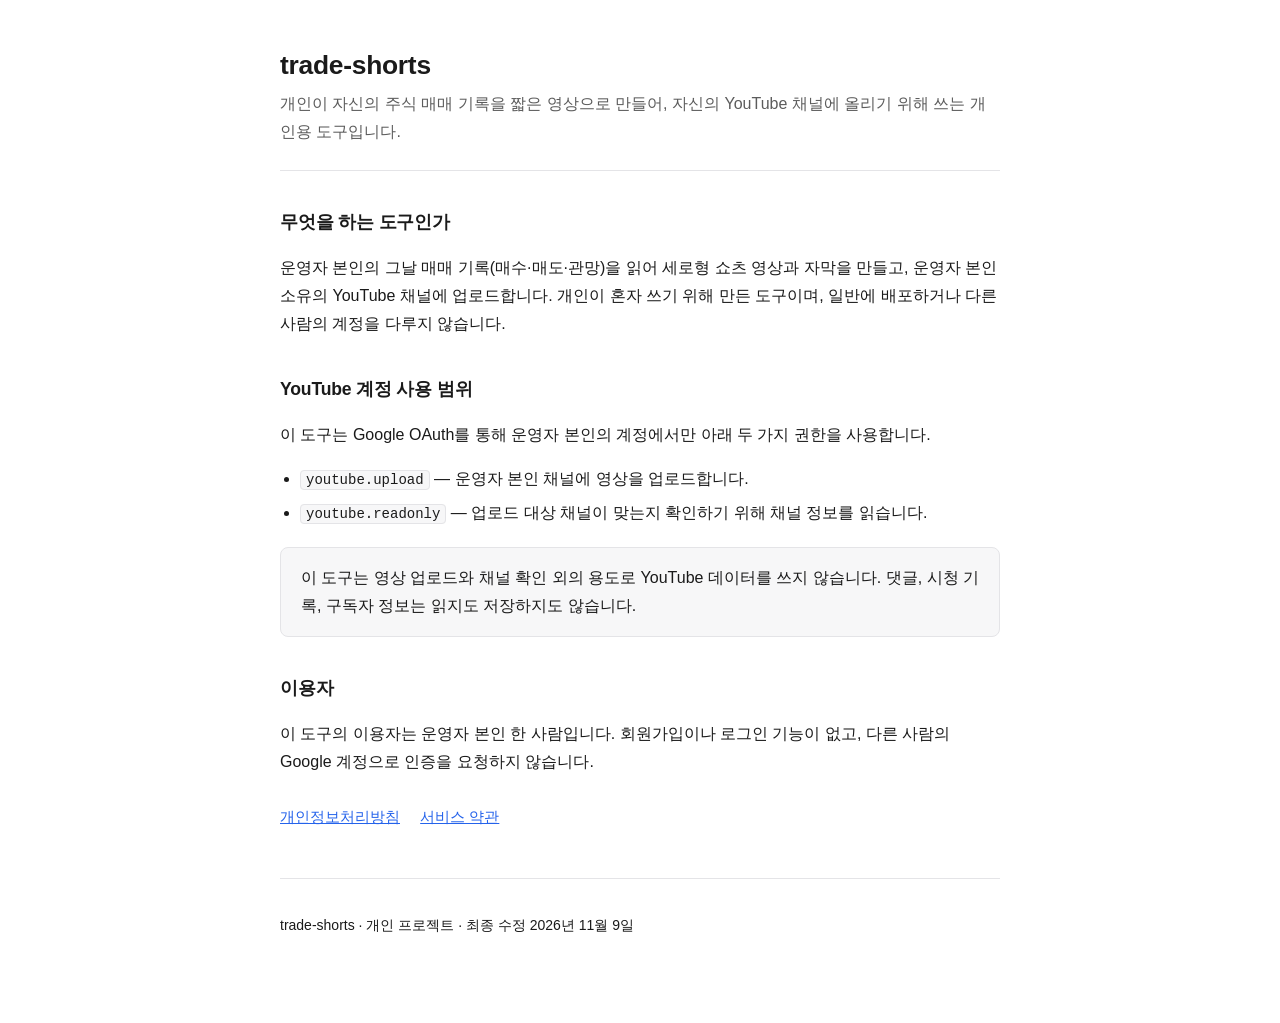
<file: index.html>
<!doctype html>
<html lang="ko">
<head>
<meta charset="utf-8">
<meta name="viewport" content="width=device-width, initial-scale=1">
<title>trade-shorts</title>
<meta name="description" content="개인용 주식 매매 기록 쇼츠 자동 제작 도구 trade-shorts의 소개 페이지입니다.">
<link rel="stylesheet" href="style.css">
</head>
<body>
<div class="wrap">

<header>
  <h1>trade-shorts</h1>
  <p class="lede">개인이 자신의 주식 매매 기록을 짧은 영상으로 만들어, 자신의 YouTube 채널에 올리기 위해 쓰는 개인용 도구입니다.</p>
</header>

<h2>무엇을 하는 도구인가</h2>
<p>
  운영자 본인의 그날 매매 기록(매수·매도·관망)을 읽어 세로형 쇼츠 영상과 자막을 만들고,
  운영자 본인 소유의 YouTube 채널에 업로드합니다. 개인이 혼자 쓰기 위해 만든 도구이며,
  일반에 배포하거나 다른 사람의 계정을 다루지 않습니다.
</p>

<h2>YouTube 계정 사용 범위</h2>
<p>이 도구는 Google OAuth를 통해 운영자 본인의 계정에서만 아래 두 가지 권한을 사용합니다.</p>
<ul>
  <li><code>youtube.upload</code> — 운영자 본인 채널에 영상을 업로드합니다.</li>
  <li><code>youtube.readonly</code> — 업로드 대상 채널이 맞는지 확인하기 위해 채널 정보를 읽습니다.</li>
</ul>
<div class="card">
  <p>
    이 도구는 영상 업로드와 채널 확인 외의 용도로 YouTube 데이터를 쓰지 않습니다.
    댓글, 시청 기록, 구독자 정보는 읽지도 저장하지도 않습니다.
  </p>
</div>

<h2>이용자</h2>
<p>
  이 도구의 이용자는 운영자 본인 한 사람입니다. 회원가입이나 로그인 기능이 없고,
  다른 사람의 Google 계정으로 인증을 요청하지 않습니다.
</p>

<nav>
  <a href="privacy.html">개인정보처리방침</a>
  <a href="terms.html">서비스 약관</a>
</nav>

<footer>
  <p>trade-shorts · 개인 프로젝트 · 최종 수정 2026년 11월 9일</p>
</footer>

</div>
</body>
</html>
</file>
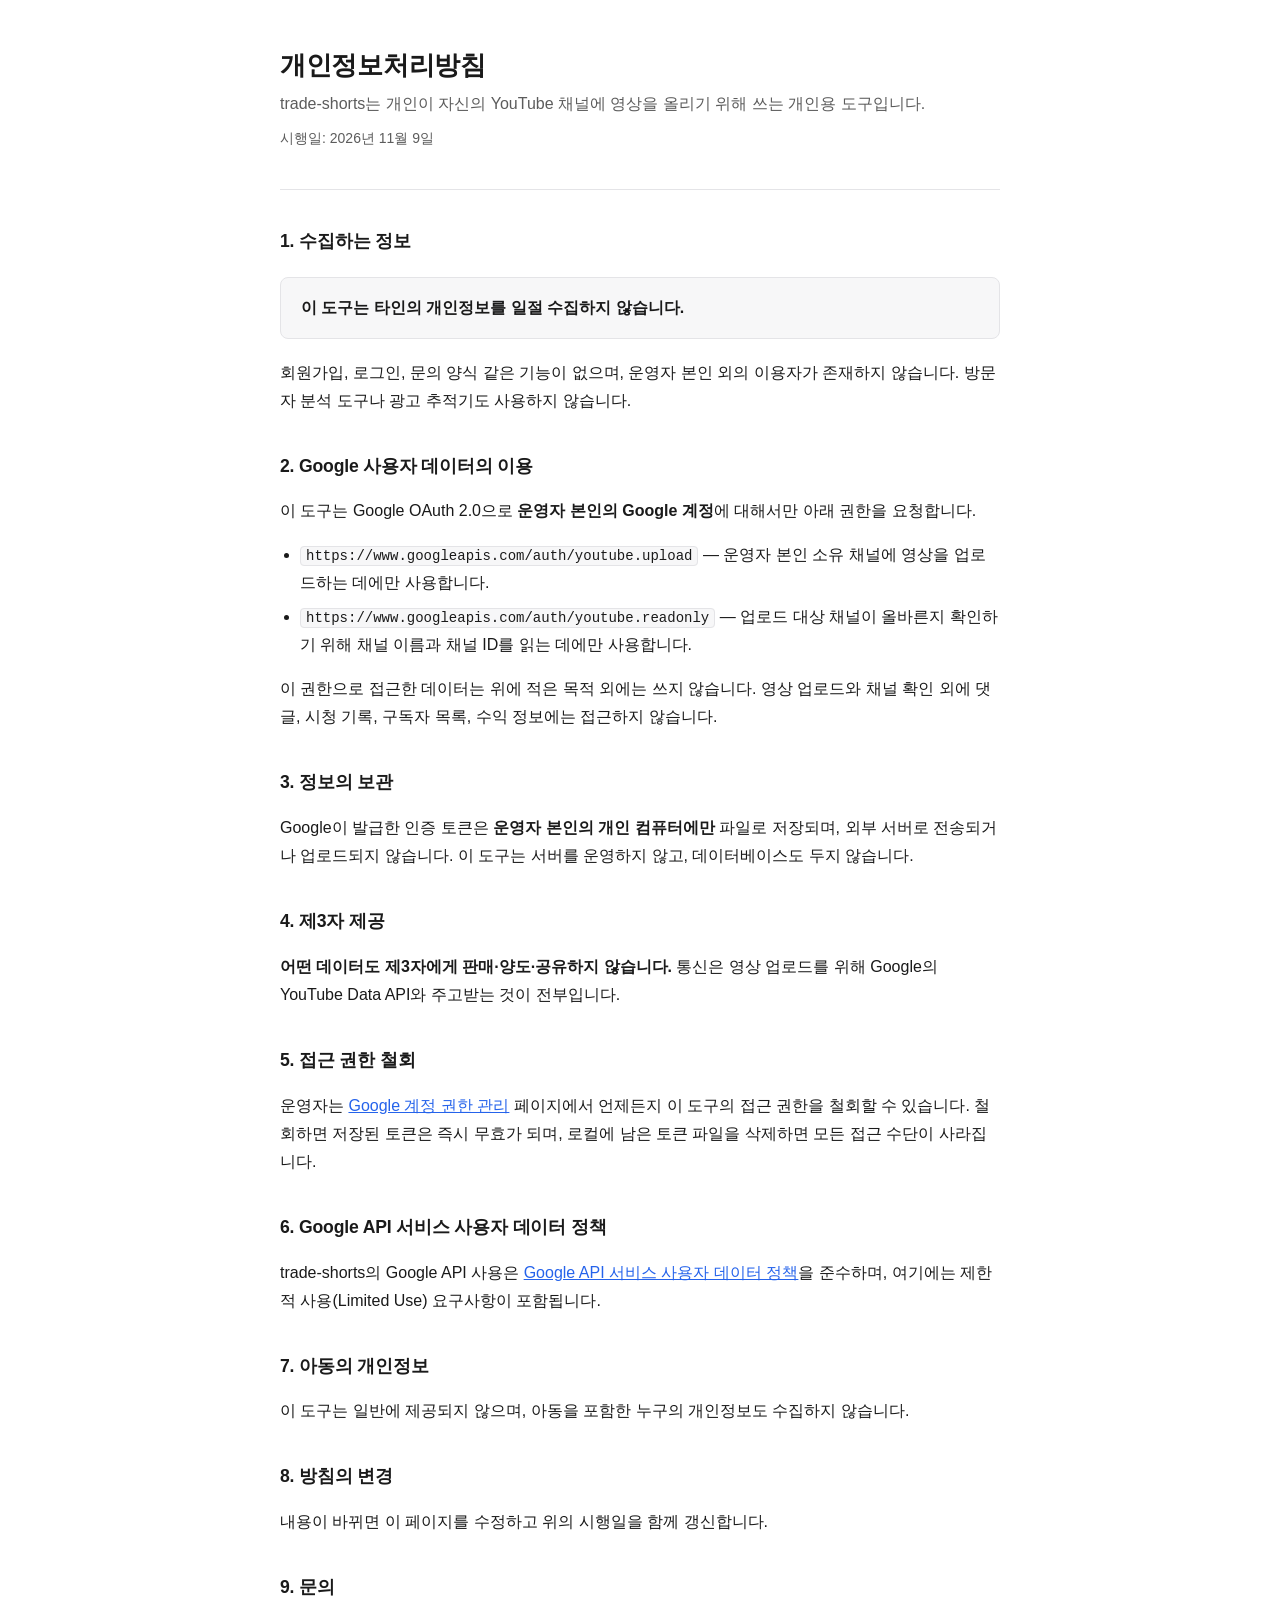
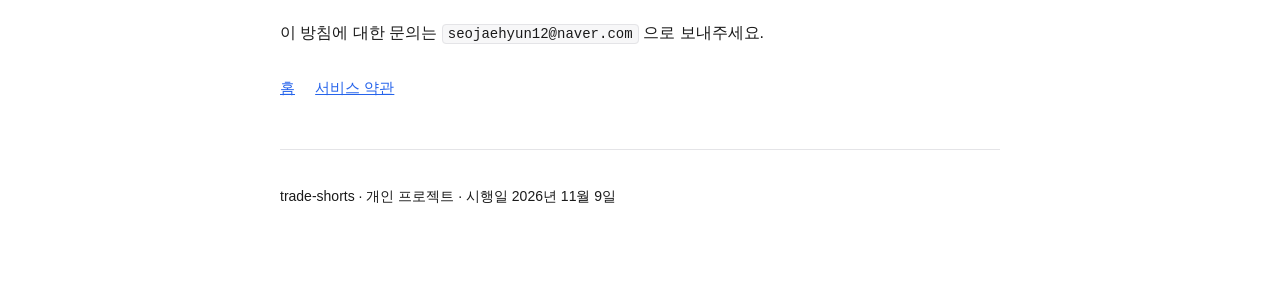
<file: privacy.html>
<!doctype html>
<html lang="ko">
<head>
<meta charset="utf-8">
<meta name="viewport" content="width=device-width, initial-scale=1">
<title>개인정보처리방침 · trade-shorts</title>
<meta name="description" content="trade-shorts 개인정보처리방침. 개인용 도구로서 타인의 개인정보를 수집·저장·공유하지 않습니다.">
<link rel="stylesheet" href="style.css">
</head>
<body>
<div class="wrap">

<header>
  <h1>개인정보처리방침</h1>
  <p class="lede">trade-shorts는 개인이 자신의 YouTube 채널에 영상을 올리기 위해 쓰는 개인용 도구입니다.</p>
  <p class="meta">시행일: 2026년 11월 9일</p>
</header>

<h2>1. 수집하는 정보</h2>
<div class="card">
  <p><strong>이 도구는 타인의 개인정보를 일절 수집하지 않습니다.</strong></p>
</div>
<p>
  회원가입, 로그인, 문의 양식 같은 기능이 없으며, 운영자 본인 외의 이용자가 존재하지 않습니다.
  방문자 분석 도구나 광고 추적기도 사용하지 않습니다.
</p>

<h2>2. Google 사용자 데이터의 이용</h2>
<p>
  이 도구는 Google OAuth 2.0으로 <strong>운영자 본인의 Google 계정</strong>에 대해서만 아래 권한을 요청합니다.
</p>
<ul>
  <li>
    <code>https://www.googleapis.com/auth/youtube.upload</code> —
    운영자 본인 소유 채널에 영상을 업로드하는 데에만 사용합니다.
  </li>
  <li>
    <code>https://www.googleapis.com/auth/youtube.readonly</code> —
    업로드 대상 채널이 올바른지 확인하기 위해 채널 이름과 채널 ID를 읽는 데에만 사용합니다.
  </li>
</ul>
<p>
  이 권한으로 접근한 데이터는 위에 적은 목적 외에는 쓰지 않습니다. 영상 업로드와 채널 확인 외에
  댓글, 시청 기록, 구독자 목록, 수익 정보에는 접근하지 않습니다.
</p>

<h2>3. 정보의 보관</h2>
<p>
  Google이 발급한 인증 토큰은 <strong>운영자 본인의 개인 컴퓨터에만</strong> 파일로 저장되며,
  외부 서버로 전송되거나 업로드되지 않습니다. 이 도구는 서버를 운영하지 않고, 데이터베이스도 두지 않습니다.
</p>

<h2>4. 제3자 제공</h2>
<p>
  <strong>어떤 데이터도 제3자에게 판매·양도·공유하지 않습니다.</strong>
  통신은 영상 업로드를 위해 Google의 YouTube Data API와 주고받는 것이 전부입니다.
</p>

<h2>5. 접근 권한 철회</h2>
<p>
  운영자는 <a href="https://myaccount.google.com/permissions" target="_blank" rel="noopener noreferrer">Google 계정 권한 관리</a>
  페이지에서 언제든지 이 도구의 접근 권한을 철회할 수 있습니다. 철회하면 저장된 토큰은 즉시 무효가 되며,
  로컬에 남은 토큰 파일을 삭제하면 모든 접근 수단이 사라집니다.
</p>

<h2>6. Google API 서비스 사용자 데이터 정책</h2>
<p>
  trade-shorts의 Google API 사용은
  <a href="https://developers.google.com/terms/api-services-user-data-policy" target="_blank" rel="noopener noreferrer">Google API 서비스 사용자 데이터 정책</a>을
  준수하며, 여기에는 제한적 사용(Limited Use) 요구사항이 포함됩니다.
</p>

<h2>7. 아동의 개인정보</h2>
<p>이 도구는 일반에 제공되지 않으며, 아동을 포함한 누구의 개인정보도 수집하지 않습니다.</p>

<h2>8. 방침의 변경</h2>
<p>
  내용이 바뀌면 이 페이지를 수정하고 위의 시행일을 함께 갱신합니다.
</p>

<h2>9. 문의</h2>
<p>
  이 방침에 대한 문의는 <code>seojaehyun12@naver.com</code> 으로 보내주세요.
</p>

<nav>
  <a href="index.html">홈</a>
  <a href="terms.html">서비스 약관</a>
</nav>

<footer>
  <p>trade-shorts · 개인 프로젝트 · 시행일 2026년 11월 9일</p>
</footer>

</div>
</body>
</html>
</file>
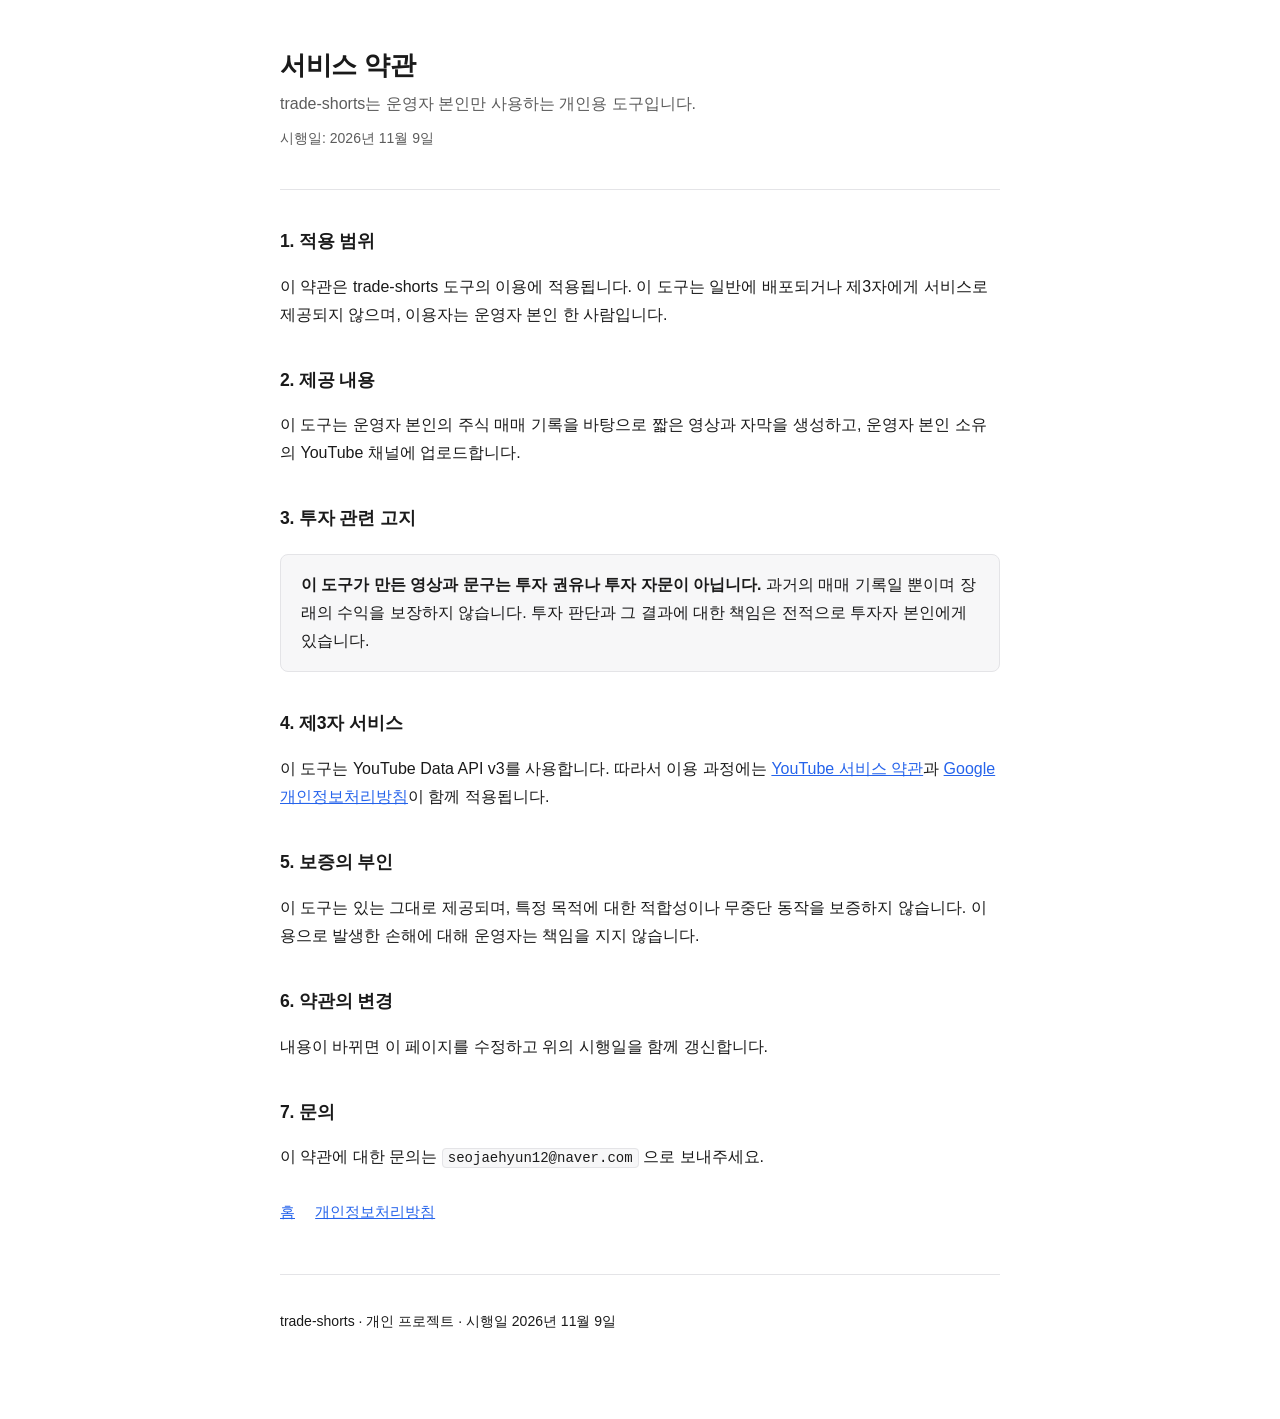
<file: terms.html>
<!doctype html>
<html lang="ko">
<head>
<meta charset="utf-8">
<meta name="viewport" content="width=device-width, initial-scale=1">
<title>서비스 약관 · trade-shorts</title>
<meta name="description" content="trade-shorts 서비스 약관. 운영자 본인만 사용하는 개인용 도구의 이용 조건입니다.">
<link rel="stylesheet" href="style.css">
</head>
<body>
<div class="wrap">

<header>
  <h1>서비스 약관</h1>
  <p class="lede">trade-shorts는 운영자 본인만 사용하는 개인용 도구입니다.</p>
  <p class="meta">시행일: 2026년 11월 9일</p>
</header>

<h2>1. 적용 범위</h2>
<p>
  이 약관은 trade-shorts 도구의 이용에 적용됩니다. 이 도구는 일반에 배포되거나
  제3자에게 서비스로 제공되지 않으며, 이용자는 운영자 본인 한 사람입니다.
</p>

<h2>2. 제공 내용</h2>
<p>
  이 도구는 운영자 본인의 주식 매매 기록을 바탕으로 짧은 영상과 자막을 생성하고,
  운영자 본인 소유의 YouTube 채널에 업로드합니다.
</p>

<h2>3. 투자 관련 고지</h2>
<div class="card">
  <p>
    <strong>이 도구가 만든 영상과 문구는 투자 권유나 투자 자문이 아닙니다.</strong>
    과거의 매매 기록일 뿐이며 장래의 수익을 보장하지 않습니다.
    투자 판단과 그 결과에 대한 책임은 전적으로 투자자 본인에게 있습니다.
  </p>
</div>

<h2>4. 제3자 서비스</h2>
<p>
  이 도구는 YouTube Data API v3를 사용합니다. 따라서 이용 과정에는
  <a href="https://www.youtube.com/t/terms" target="_blank" rel="noopener noreferrer">YouTube 서비스 약관</a>과
  <a href="https://policies.google.com/privacy" target="_blank" rel="noopener noreferrer">Google 개인정보처리방침</a>이 함께 적용됩니다.
</p>

<h2>5. 보증의 부인</h2>
<p>
  이 도구는 있는 그대로 제공되며, 특정 목적에 대한 적합성이나 무중단 동작을 보증하지 않습니다.
  이용으로 발생한 손해에 대해 운영자는 책임을 지지 않습니다.
</p>

<h2>6. 약관의 변경</h2>
<p>내용이 바뀌면 이 페이지를 수정하고 위의 시행일을 함께 갱신합니다.</p>

<h2>7. 문의</h2>
<p>이 약관에 대한 문의는 <code>seojaehyun12@naver.com</code> 으로 보내주세요.</p>

<nav>
  <a href="index.html">홈</a>
  <a href="privacy.html">개인정보처리방침</a>
</nav>

<footer>
  <p>trade-shorts · 개인 프로젝트 · 시행일 2026년 11월 9일</p>
</footer>

</div>
</body>
</html>
</file>
<file: style.css>
:root {
  --bg: #ffffff;
  --fg: #1a1a1a;
  --muted: #5c5c5c;
  --rule: #e4e4e7;
  --accent: #2563eb;
  --card: #f7f7f8;
}
@media (prefers-color-scheme: dark) {
  :root {
    --bg: #111113;
    --fg: #ededef;
    --muted: #a0a0a8;
    --rule: #2a2a2e;
    --accent: #7aa2f7;
    --card: #1a1a1d;
  }
}
* { box-sizing: border-box; }
html { -webkit-text-size-adjust: 100%; }
body {
  margin: 0;
  padding: 0 16px;
  background: var(--bg);
  color: var(--fg);
  font-family: -apple-system, BlinkMacSystemFont, "Segoe UI", "Noto Sans KR",
    "Malgun Gothic", Roboto, sans-serif;
  line-height: 1.75;
  font-size: 16px;
}
.wrap { max-width: 720px; margin: 0 auto; padding: 48px 0 72px; }
header { border-bottom: 1px solid var(--rule); padding-bottom: 24px; margin-bottom: 32px; }
h1 { font-size: 1.65rem; line-height: 1.3; margin: 0 0 8px; letter-spacing: -0.01em; }
h2 { font-size: 1.1rem; margin: 36px 0 10px; letter-spacing: -0.01em; }
p, li { color: var(--fg); }
.lede, .meta { color: var(--muted); }
.lede { margin: 0; }
.meta { font-size: 0.875rem; margin-top: 8px; }
ul { padding-left: 1.25em; }
li { margin: 6px 0; }
a { color: var(--accent); }
code {
  background: var(--card);
  border: 1px solid var(--rule);
  border-radius: 4px;
  padding: 1px 5px;
  font-size: 0.875em;
  font-family: ui-monospace, SFMono-Regular, Menlo, Consolas, monospace;
  overflow-wrap: anywhere;
}
.card {
  background: var(--card);
  border: 1px solid var(--rule);
  border-radius: 8px;
  padding: 16px 20px;
  margin: 20px 0;
}
.card p:first-child { margin-top: 0; }
.card p:last-child { margin-bottom: 0; }
nav { margin-top: 28px; font-size: 0.9375rem; }
nav a { margin-right: 16px; }
footer {
  border-top: 1px solid var(--rule);
  margin-top: 48px;
  padding-top: 20px;
  color: var(--muted);
  font-size: 0.875rem;
}
</file>
